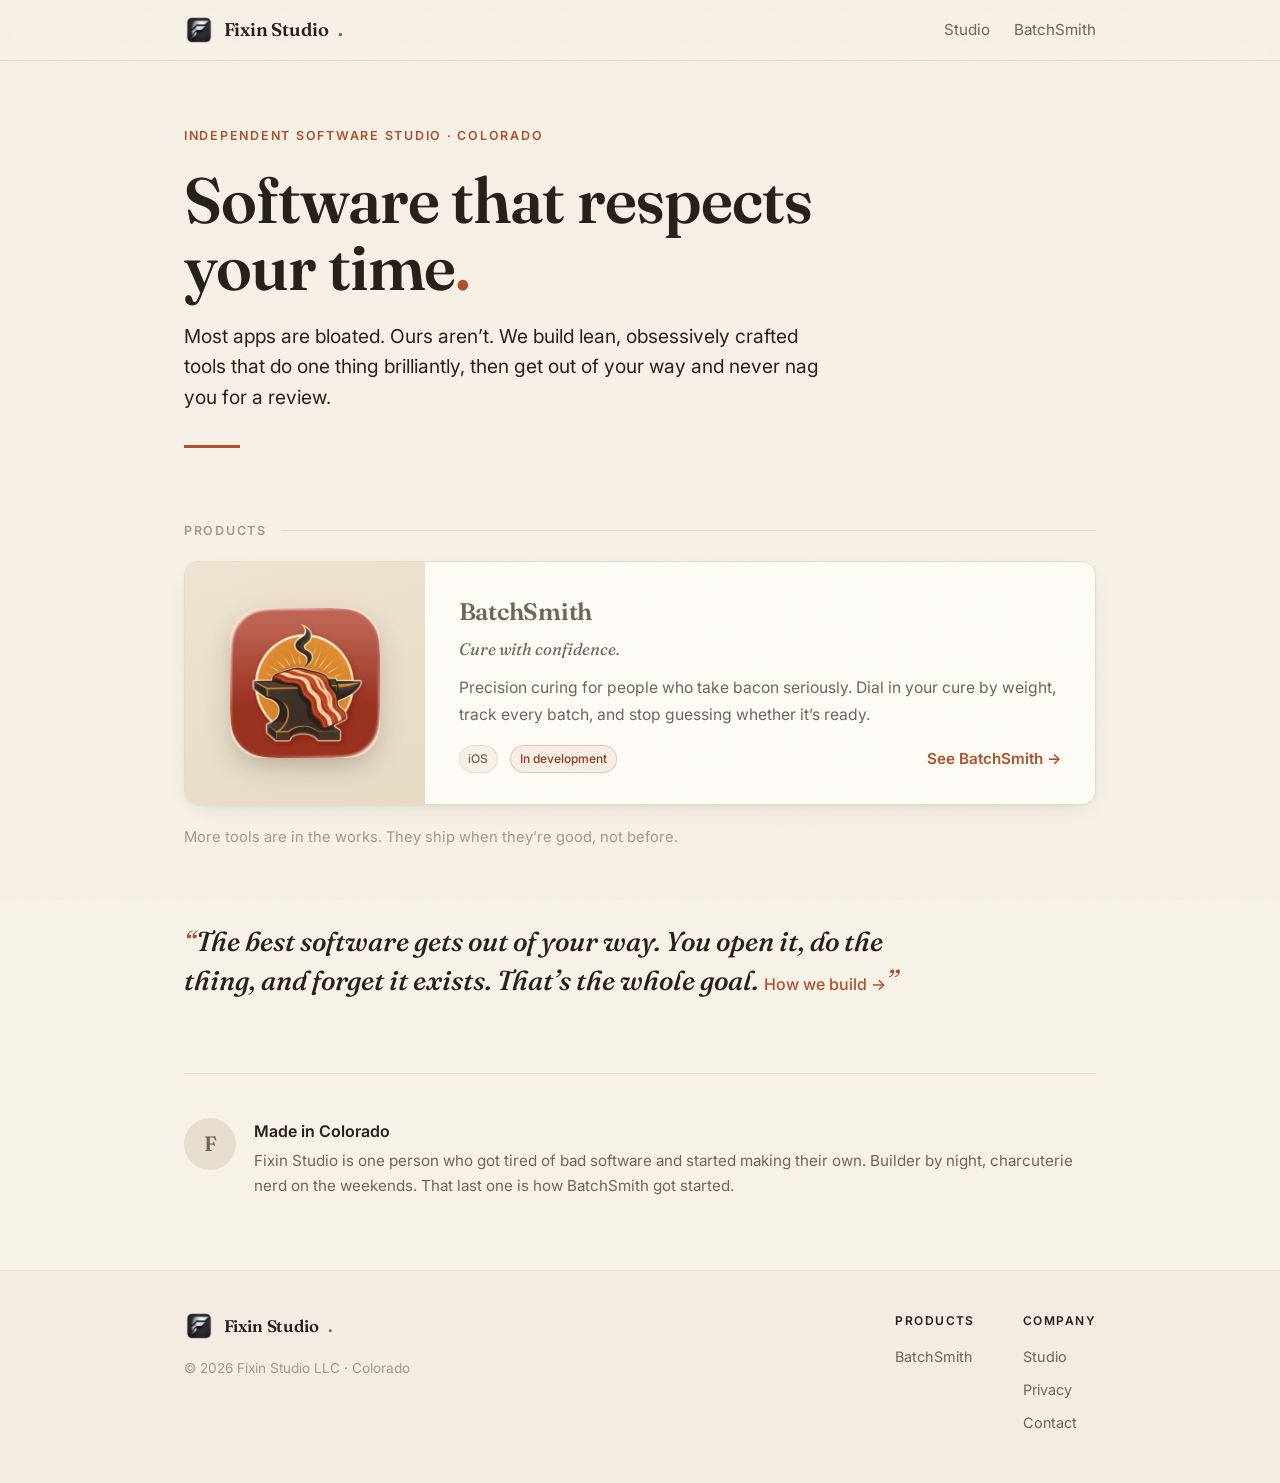
<file: index.html>
<!DOCTYPE html>
<html lang="en">
<head>
  <meta charset="utf-8">
  <meta name="viewport" content="width=device-width, initial-scale=1">
  <title>Fixin Studio</title>
  <meta name="description" content="An independent software studio. We build practical, polished tools for people who make things.">
  <meta property="og:title" content="Fixin Studio">
  <meta property="og:description" content="An independent software studio. We build practical, polished tools for people who make things.">
  <meta property="og:image" content="https://fixinstudio.com/img/og.jpg">
  <meta property="og:url" content="https://fixinstudio.com/">
  <meta property="og:type" content="website">
  <meta name="theme-color" content="#f7f2e8">
  <link rel="icon" type="image/png" sizes="32x32" href="/img/favicon-32.png">
  <link rel="apple-touch-icon" href="/img/apple-touch-icon.png">
  <link rel="preconnect" href="https://fonts.googleapis.com">
  <link rel="preconnect" href="https://fonts.gstatic.com" crossorigin>
  <link href="https://fonts.googleapis.com/css2?family=Fraunces:ital,opsz,wght@0,9..144,500;0,9..144,600;0,9..144,700;1,9..144,500&family=Inter:ital,wght@0,400;0,500;0,600;1,400&display=swap" rel="stylesheet">
  <link rel="stylesheet" href="/style.css?v=2">
</head>
<body class="page-wide">
  <header class="site-header">
    <nav class="nav">
      <a class="wordmark" href="/"><img class="nav-mark" src="/img/mark-64.png" alt="">Fixin Studio<span class="dot">.</span></a>
      <div class="nav-links">
        <a href="/studio/">Studio</a>
        <a href="/batchsmith/">BatchSmith</a>
      </div>
    </nav>
  </header>

  <main>
    <section class="hero measure">
      <p class="eyebrow">Independent software studio &middot; Colorado</p>
      <h1>Software that respects<br>your time<span class="dot">.</span></h1>
      <p class="lead">Most apps are bloated. Ours aren&rsquo;t. We build lean, obsessively crafted tools that do one thing brilliantly, then get out of your way and never nag you for a review.</p>
      <hr class="rule">
    </section>

    <section class="products-section">
      <p class="section-label">Products</p>

      <a class="feature-card" href="/batchsmith/">
        <div class="feature-art">
          <img src="/img/batchsmith-icon-320.png" alt="BatchSmith app icon" width="150" height="150">
        </div>
        <div class="feature-body">
          <p class="feature-name">BatchSmith</p>
          <p class="feature-tagline">Cure with confidence.</p>
          <p class="feature-desc">Precision curing for people who take bacon seriously. Dial in your cure by weight, track every batch, and stop guessing whether it&rsquo;s ready.</p>
          <div class="feature-meta">
            <span class="tag">iOS</span>
            <span class="tag tag--accent">In development</span>
            <span class="feature-cta">See BatchSmith &rarr;</span>
          </div>
        </div>
      </a>

      <p class="workshop-note">More tools are in the works. They ship when they&rsquo;re good, not before.</p>
    </section>

    <div class="philosophy">
      <p>The best software gets out of your way. You open it, do the thing, and forget it exists. That&rsquo;s the whole goal. <a href="/studio/">How we build &rarr;</a></p>
    </div>

    <div class="founder">
      <div class="founder-avatar" aria-hidden="true">F</div>
      <div>
        <div class="founder-name">Made in Colorado</div>
        <p class="founder-bio">Fixin Studio is one person who got tired of bad software and started making their own. Builder by night, charcuterie nerd on the weekends. That last one is how BatchSmith got started.</p>
      </div>
    </div>
  </main>

  <footer class="site-footer">
    <div class="foot">
      <div class="foot-brand">
        <a class="wordmark" href="/"><img class="nav-mark" src="/img/mark-64.png" alt="">Fixin Studio<span class="dot">.</span></a>
        <p class="foot-copy">&copy; 2026 Fixin Studio LLC &middot; Colorado</p>
      </div>
      <div class="foot-cols">
        <div class="foot-col">
          <h4>Products</h4>
          <ul>
            <li><a href="/batchsmith/">BatchSmith</a></li>
          </ul>
        </div>
        <div class="foot-col">
          <h4>Company</h4>
          <ul>
            <li><a href="/studio/">Studio</a></li>
            <li><a href="/privacy/">Privacy</a></li>
            <li><a href="mailto:hello@fixinstudio.com">Contact</a></li>
          </ul>
        </div>
      </div>
    </div>
  </footer>
</body>
</html>
</file>
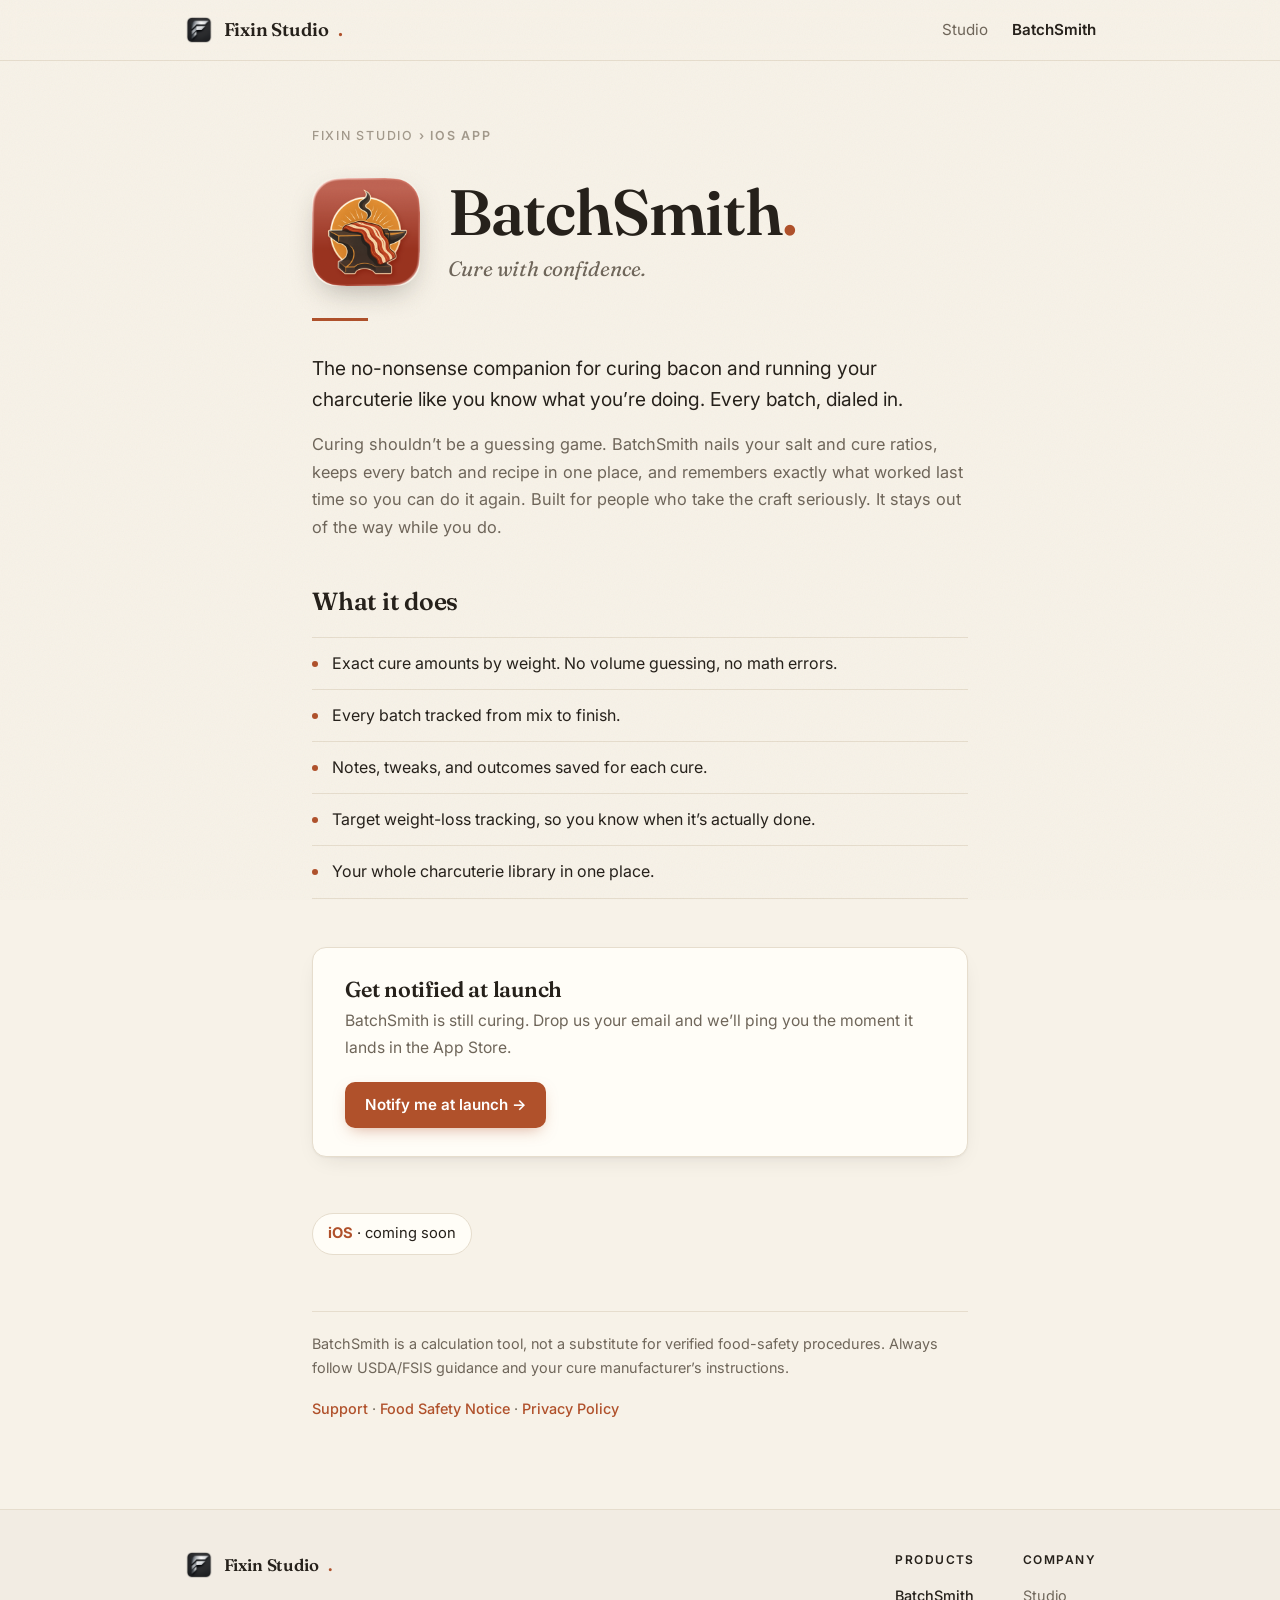
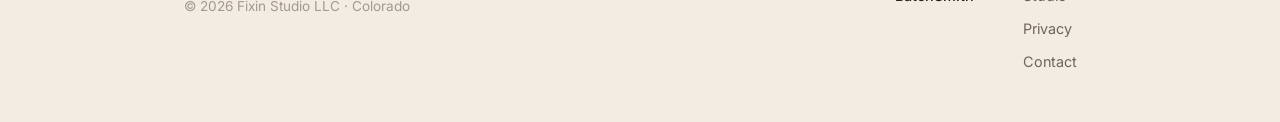
<file: batchsmith/index.html>
<!DOCTYPE html>
<html lang="en">
<head>
  <meta charset="utf-8">
  <meta name="viewport" content="width=device-width, initial-scale=1">
  <title>BatchSmith &middot; Fixin Studio</title>
  <meta name="description" content="BatchSmith: precision curing calculations and recipe management for home charcuterie. Coming soon to iOS from Fixin Studio.">
  <meta property="og:title" content="BatchSmith · Cure with confidence">
  <meta property="og:description" content="Precision curing calculations and recipe management for home charcuterie. Coming soon to iOS.">
  <meta property="og:image" content="https://fixinstudio.com/img/batchsmith-icon-640.png">
  <meta property="og:url" content="https://fixinstudio.com/batchsmith/">
  <meta property="og:type" content="website">
  <meta name="theme-color" content="#f7f2e8">
  <link rel="icon" type="image/png" sizes="32x32" href="/img/favicon-32.png">
  <link rel="apple-touch-icon" href="/img/apple-touch-icon.png">
  <link rel="preconnect" href="https://fonts.googleapis.com">
  <link rel="preconnect" href="https://fonts.gstatic.com" crossorigin>
  <link href="https://fonts.googleapis.com/css2?family=Fraunces:ital,opsz,wght@0,9..144,500;0,9..144,600;0,9..144,700;1,9..144,500&family=Inter:ital,wght@0,400;0,500;0,600;1,400&display=swap" rel="stylesheet">
  <link rel="stylesheet" href="/style.css?v=2">
</head>
<body>
  <header class="site-header">
    <nav class="nav">
      <a class="wordmark" href="/"><img class="nav-mark" src="/img/mark-64.png" alt="">Fixin Studio<span class="dot">.</span></a>
      <div class="nav-links">
        <a href="/studio/">Studio</a>
        <a href="/batchsmith/" aria-current="page">BatchSmith</a>
      </div>
    </nav>
  </header>

  <main>
    <p class="studio-label"><a href="/">Fixin Studio</a> &rsaquo; iOS App</p>

    <div class="product-hero">
      <img class="app-icon" src="/img/batchsmith-icon-320.png" alt="BatchSmith app icon">
      <div>
        <h1>BatchSmith<span class="dot">.</span></h1>
        <p class="tagline">Cure with confidence.</p>
      </div>
    </div>
    <hr class="rule">

    <p class="lead">
      The no-nonsense companion for curing bacon and running your charcuterie like
      you know what you&rsquo;re doing. Every batch, dialed in.
    </p>

    <p>
      Curing shouldn&rsquo;t be a guessing game. BatchSmith nails your salt and cure
      ratios, keeps every batch and recipe in one place, and remembers exactly what
      worked last time so you can do it again. Built for people who take the craft
      seriously. It stays out of the way while you do.
    </p>

    <h2>What it does</h2>
    <ul class="feature-list">
      <li>Exact cure amounts by weight. No volume guessing, no math errors.</li>
      <li>Every batch tracked from mix to finish.</li>
      <li>Notes, tweaks, and outcomes saved for each cure.</li>
      <li>Target weight-loss tracking, so you know when it&rsquo;s actually done.</li>
      <li>Your whole charcuterie library in one place.</li>
    </ul>

    <div class="notify-block">
      <h2>Get notified at launch</h2>
      <p>BatchSmith is still curing. Drop us your email and we&rsquo;ll ping you the moment it lands in the App Store.</p>
      <a class="btn" href="mailto:hello@fixinstudio.com?subject=BatchSmith%20launch%20notification">Notify me at launch &rarr;</a>
    </div>

    <p class="pill"><b>iOS</b> &middot; coming soon</p>

    <p class="safety-note">BatchSmith is a calculation tool, not a substitute for verified food-safety procedures. Always follow USDA/FSIS guidance and your cure manufacturer&rsquo;s instructions.</p>

    <p style="margin-top:1rem;font-size:0.9rem;"><a href="/batchsmith/support/">Support</a> &middot; <a href="/batchsmith/safety/">Food Safety Notice</a> &middot; <a href="/batchsmith/privacy/">Privacy Policy</a></p>
  </main>

  <footer class="site-footer">
    <div class="foot">
      <div class="foot-brand">
        <a class="wordmark" href="/"><img class="nav-mark" src="/img/mark-64.png" alt="">Fixin Studio<span class="dot">.</span></a>
        <p class="foot-copy">&copy; 2026 Fixin Studio LLC &middot; Colorado</p>
      </div>
      <div class="foot-cols">
        <div class="foot-col">
          <h4>Products</h4>
          <ul>
            <li><a href="/batchsmith/" aria-current="page">BatchSmith</a></li>
          </ul>
        </div>
        <div class="foot-col">
          <h4>Company</h4>
          <ul>
            <li><a href="/studio/">Studio</a></li>
            <li><a href="/privacy/">Privacy</a></li>
            <li><a href="mailto:hello@fixinstudio.com">Contact</a></li>
          </ul>
        </div>
      </div>
    </div>
  </footer>
</body>
</html>
</file>
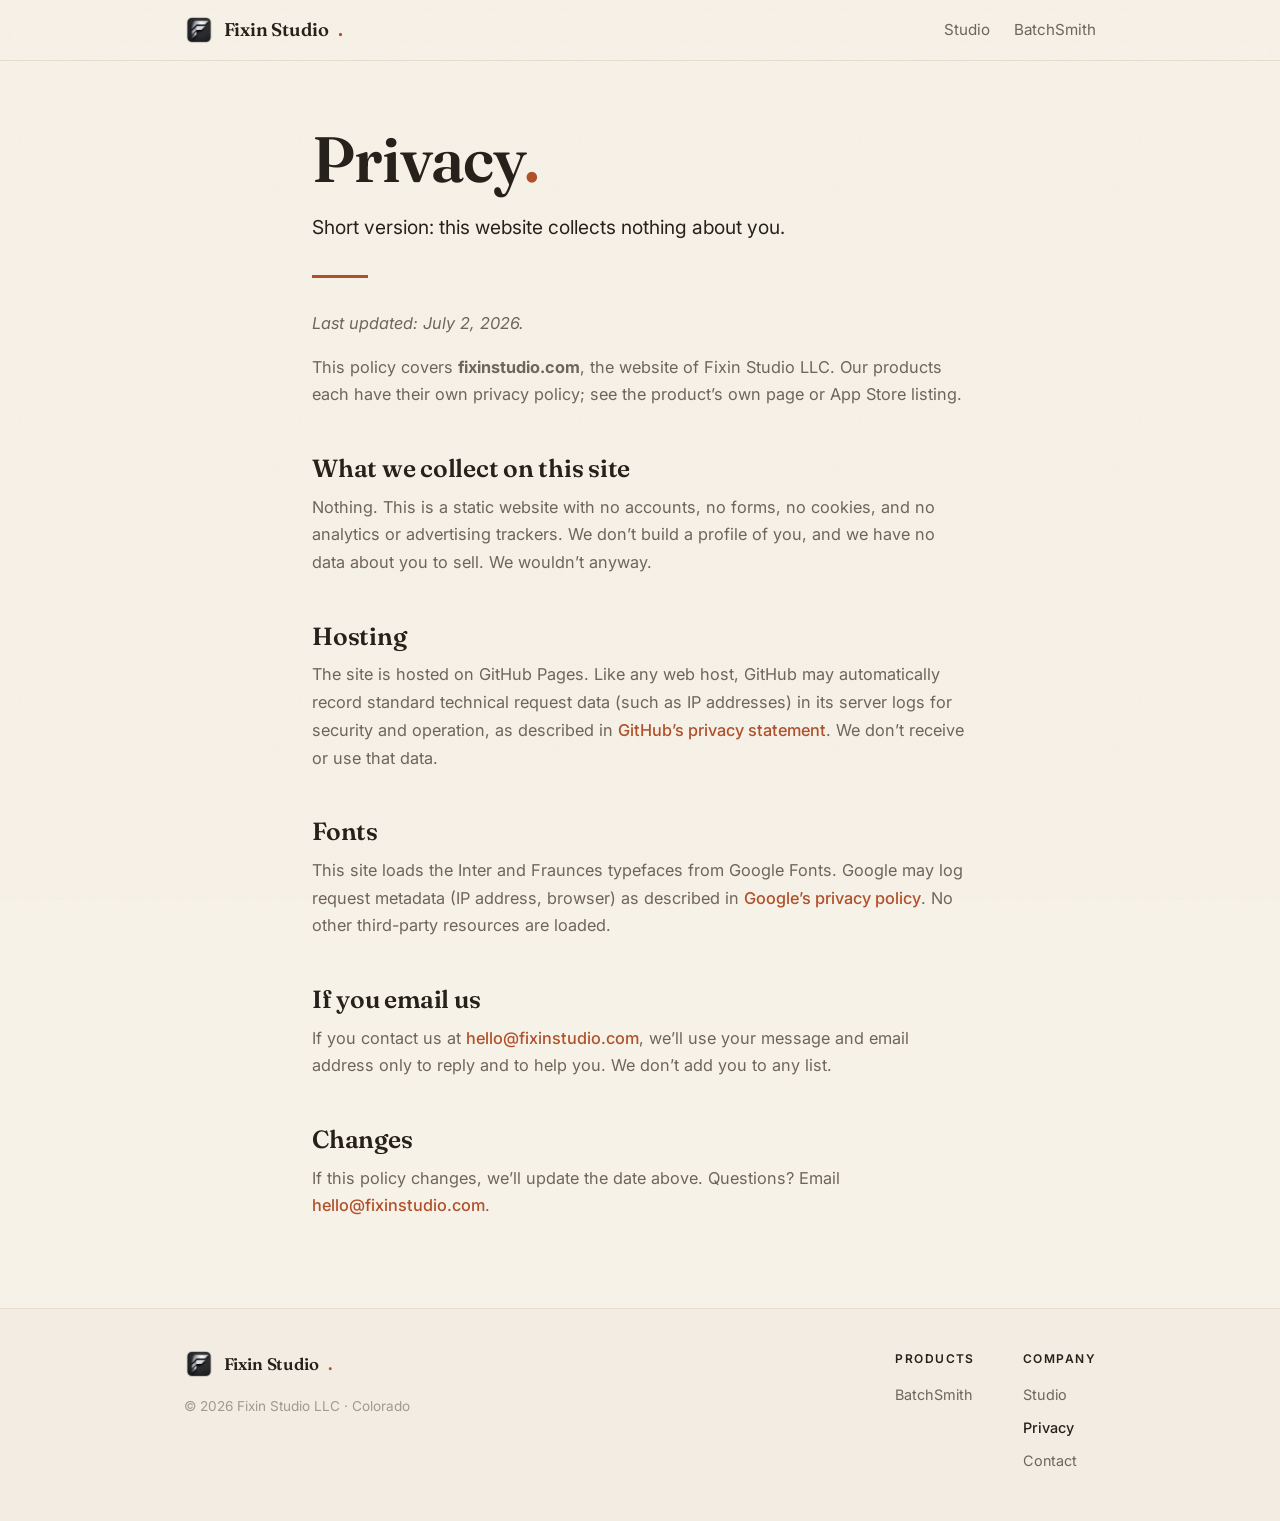
<file: privacy/index.html>
<!DOCTYPE html>
<html lang="en">
<head>
  <meta charset="utf-8">
  <meta name="viewport" content="width=device-width, initial-scale=1">
  <title>Privacy &middot; Fixin Studio</title>
  <meta name="description" content="Fixin Studio's website privacy policy. This site collects no personal data.">
  <meta name="theme-color" content="#f7f2e8">
  <link rel="icon" type="image/png" sizes="32x32" href="/img/favicon-32.png">
  <link rel="apple-touch-icon" href="/img/apple-touch-icon.png">
  <link rel="preconnect" href="https://fonts.googleapis.com">
  <link rel="preconnect" href="https://fonts.gstatic.com" crossorigin>
  <link href="https://fonts.googleapis.com/css2?family=Fraunces:ital,opsz,wght@0,9..144,500;0,9..144,600;0,9..144,700;1,9..144,500&family=Inter:ital,wght@0,400;0,500;0,600;1,400&display=swap" rel="stylesheet">
  <link rel="stylesheet" href="/style.css?v=2">
</head>
<body>
  <header class="site-header">
    <nav class="nav">
      <a class="wordmark" href="/"><img class="nav-mark" src="/img/mark-64.png" alt="">Fixin Studio<span class="dot">.</span></a>
      <div class="nav-links">
        <a href="/studio/">Studio</a>
        <a href="/batchsmith/">BatchSmith</a>
      </div>
    </nav>
  </header>

  <main>
    <h1>Privacy<span class="dot">.</span></h1>
    <p class="lead">Short version: this website collects nothing about you.</p>
    <hr class="rule">

    <p><em>Last updated: July 2, 2026.</em></p>

    <p>
      This policy covers <b>fixinstudio.com</b>, the website of Fixin Studio LLC.
      Our products each have their own privacy policy; see the product&rsquo;s own page
      or App Store listing.
    </p>

    <h2>What we collect on this site</h2>
    <p>
      Nothing. This is a static website with no accounts, no forms, no cookies, and
      no analytics or advertising trackers. We don&rsquo;t build a profile of you, and we
      have no data about you to sell. We wouldn&rsquo;t anyway.
    </p>

    <h2>Hosting</h2>
    <p>
      The site is hosted on GitHub Pages. Like any web host, GitHub may
      automatically record standard technical request data (such as IP addresses)
      in its server logs for security and operation, as described in
      <a href="https://docs.github.com/site-policy/privacy-policies/github-general-privacy-statement" rel="noopener">GitHub&rsquo;s privacy statement</a>.
      We don&rsquo;t receive or use that data.
    </p>

    <h2>Fonts</h2>
    <p>
      This site loads the Inter and Fraunces typefaces from Google Fonts. Google may log request metadata
      (IP address, browser) as described in
      <a href="https://policies.google.com/privacy" rel="noopener">Google&rsquo;s privacy policy</a>.
      No other third-party resources are loaded.
    </p>

    <h2>If you email us</h2>
    <p>
      If you contact us at
      <a href="mailto:hello@fixinstudio.com">hello@fixinstudio.com</a>,
      we&rsquo;ll use your message and email address only to reply and to help you. We
      don&rsquo;t add you to any list.
    </p>

    <h2>Changes</h2>
    <p>
      If this policy changes, we&rsquo;ll update the date above. Questions? Email
      <a href="mailto:hello@fixinstudio.com">hello@fixinstudio.com</a>.
    </p>
  </main>

  <footer class="site-footer">
    <div class="foot">
      <div class="foot-brand">
        <a class="wordmark" href="/"><img class="nav-mark" src="/img/mark-64.png" alt="">Fixin Studio<span class="dot">.</span></a>
        <p class="foot-copy">&copy; 2026 Fixin Studio LLC &middot; Colorado</p>
      </div>
      <div class="foot-cols">
        <div class="foot-col">
          <h4>Products</h4>
          <ul>
            <li><a href="/batchsmith/">BatchSmith</a></li>
          </ul>
        </div>
        <div class="foot-col">
          <h4>Company</h4>
          <ul>
            <li><a href="/studio/">Studio</a></li>
            <li><a href="/privacy/" aria-current="page">Privacy</a></li>
            <li><a href="mailto:hello@fixinstudio.com">Contact</a></li>
          </ul>
        </div>
      </div>
    </div>
  </footer>
</body>
</html>
</file>
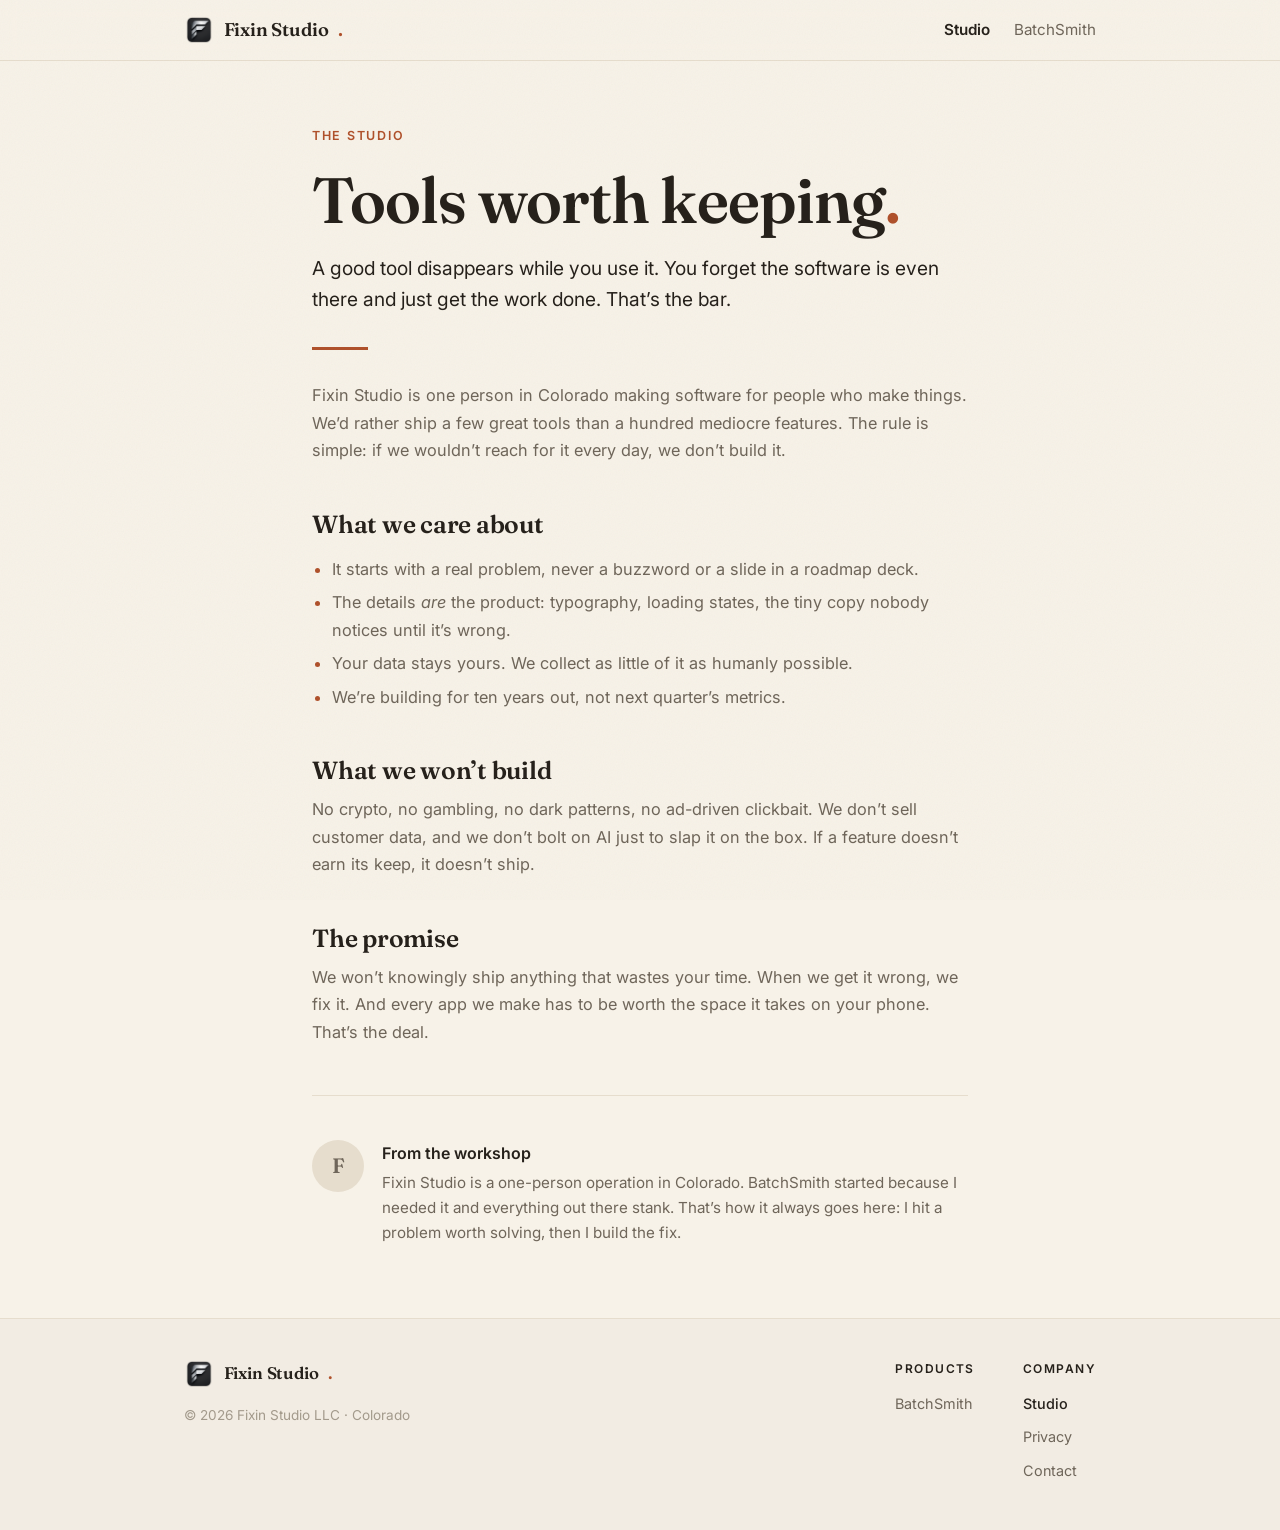
<file: studio/index.html>
<!DOCTYPE html>
<html lang="en">
<head>
  <meta charset="utf-8">
  <meta name="viewport" content="width=device-width, initial-scale=1">
  <title>The Studio &middot; Fixin Studio</title>
  <meta name="description" content="How Fixin Studio thinks and what it builds. An independent software studio focused on practical, well-crafted tools.">
  <meta property="og:title" content="The Studio · Fixin Studio">
  <meta property="og:description" content="How Fixin Studio thinks and what it builds. An independent software studio focused on practical, well-crafted tools.">
  <meta property="og:image" content="https://fixinstudio.com/img/og.jpg">
  <meta property="og:url" content="https://fixinstudio.com/studio/">
  <meta property="og:type" content="website">
  <meta name="theme-color" content="#f7f2e8">
  <link rel="icon" type="image/png" sizes="32x32" href="/img/favicon-32.png">
  <link rel="apple-touch-icon" href="/img/apple-touch-icon.png">
  <link rel="preconnect" href="https://fonts.googleapis.com">
  <link rel="preconnect" href="https://fonts.gstatic.com" crossorigin>
  <link href="https://fonts.googleapis.com/css2?family=Fraunces:ital,opsz,wght@0,9..144,500;0,9..144,600;0,9..144,700;1,9..144,500&family=Inter:ital,wght@0,400;0,500;0,600;1,400&display=swap" rel="stylesheet">
  <link rel="stylesheet" href="/style.css?v=2">
</head>
<body>
  <header class="site-header">
    <nav class="nav">
      <a class="wordmark" href="/"><img class="nav-mark" src="/img/mark-64.png" alt="">Fixin Studio<span class="dot">.</span></a>
      <div class="nav-links">
        <a href="/studio/" aria-current="page">Studio</a>
        <a href="/batchsmith/">BatchSmith</a>
      </div>
    </nav>
  </header>

  <main>
    <p class="eyebrow">The Studio</p>
    <h1>Tools worth keeping<span class="dot">.</span></h1>
    <p class="lead">A good tool disappears while you use it. You forget the software is even there and just get the work done. That&rsquo;s the bar.</p>
    <hr class="rule">

    <p>
      Fixin Studio is one person in Colorado making software for people who make
      things. We&rsquo;d rather ship a few great tools than a hundred mediocre features.
      The rule is simple: if we wouldn&rsquo;t reach for it every day, we don&rsquo;t build it.
    </p>

    <h2>What we care about</h2>
    <ul>
      <li>It starts with a real problem, never a buzzword or a slide in a roadmap deck.</li>
      <li>The details <em>are</em> the product: typography, loading states, the tiny copy nobody notices until it&rsquo;s wrong.</li>
      <li>Your data stays yours. We collect as little of it as humanly possible.</li>
      <li>We&rsquo;re building for ten years out, not next quarter&rsquo;s metrics.</li>
    </ul>

    <h2>What we won&rsquo;t build</h2>
    <p>
      No crypto, no gambling, no dark patterns, no ad-driven clickbait. We don&rsquo;t
      sell customer data, and we don&rsquo;t bolt on AI just to slap it on the box. If a
      feature doesn&rsquo;t earn its keep, it doesn&rsquo;t ship.
    </p>

    <h2>The promise</h2>
    <p>
      We won&rsquo;t knowingly ship anything that wastes your time. When we get it
      wrong, we fix it. And every app we make has to be worth the space it takes on
      your phone. That&rsquo;s the deal.
    </p>

    <div class="founder">
      <div class="founder-avatar" aria-hidden="true">F</div>
      <div>
        <div class="founder-name">From the workshop</div>
        <p class="founder-bio">Fixin Studio is a one-person operation in Colorado. BatchSmith started because I needed it and everything out there stank. That&rsquo;s how it always goes here: I hit a problem worth solving, then I build the fix.</p>
      </div>
    </div>
  </main>

  <footer class="site-footer">
    <div class="foot">
      <div class="foot-brand">
        <a class="wordmark" href="/"><img class="nav-mark" src="/img/mark-64.png" alt="">Fixin Studio<span class="dot">.</span></a>
        <p class="foot-copy">&copy; 2026 Fixin Studio LLC &middot; Colorado</p>
      </div>
      <div class="foot-cols">
        <div class="foot-col">
          <h4>Products</h4>
          <ul>
            <li><a href="/batchsmith/">BatchSmith</a></li>
          </ul>
        </div>
        <div class="foot-col">
          <h4>Company</h4>
          <ul>
            <li><a href="/studio/" aria-current="page">Studio</a></li>
            <li><a href="/privacy/">Privacy</a></li>
            <li><a href="mailto:hello@fixinstudio.com">Contact</a></li>
          </ul>
        </div>
      </div>
    </div>
  </footer>
</body>
</html>
</file>
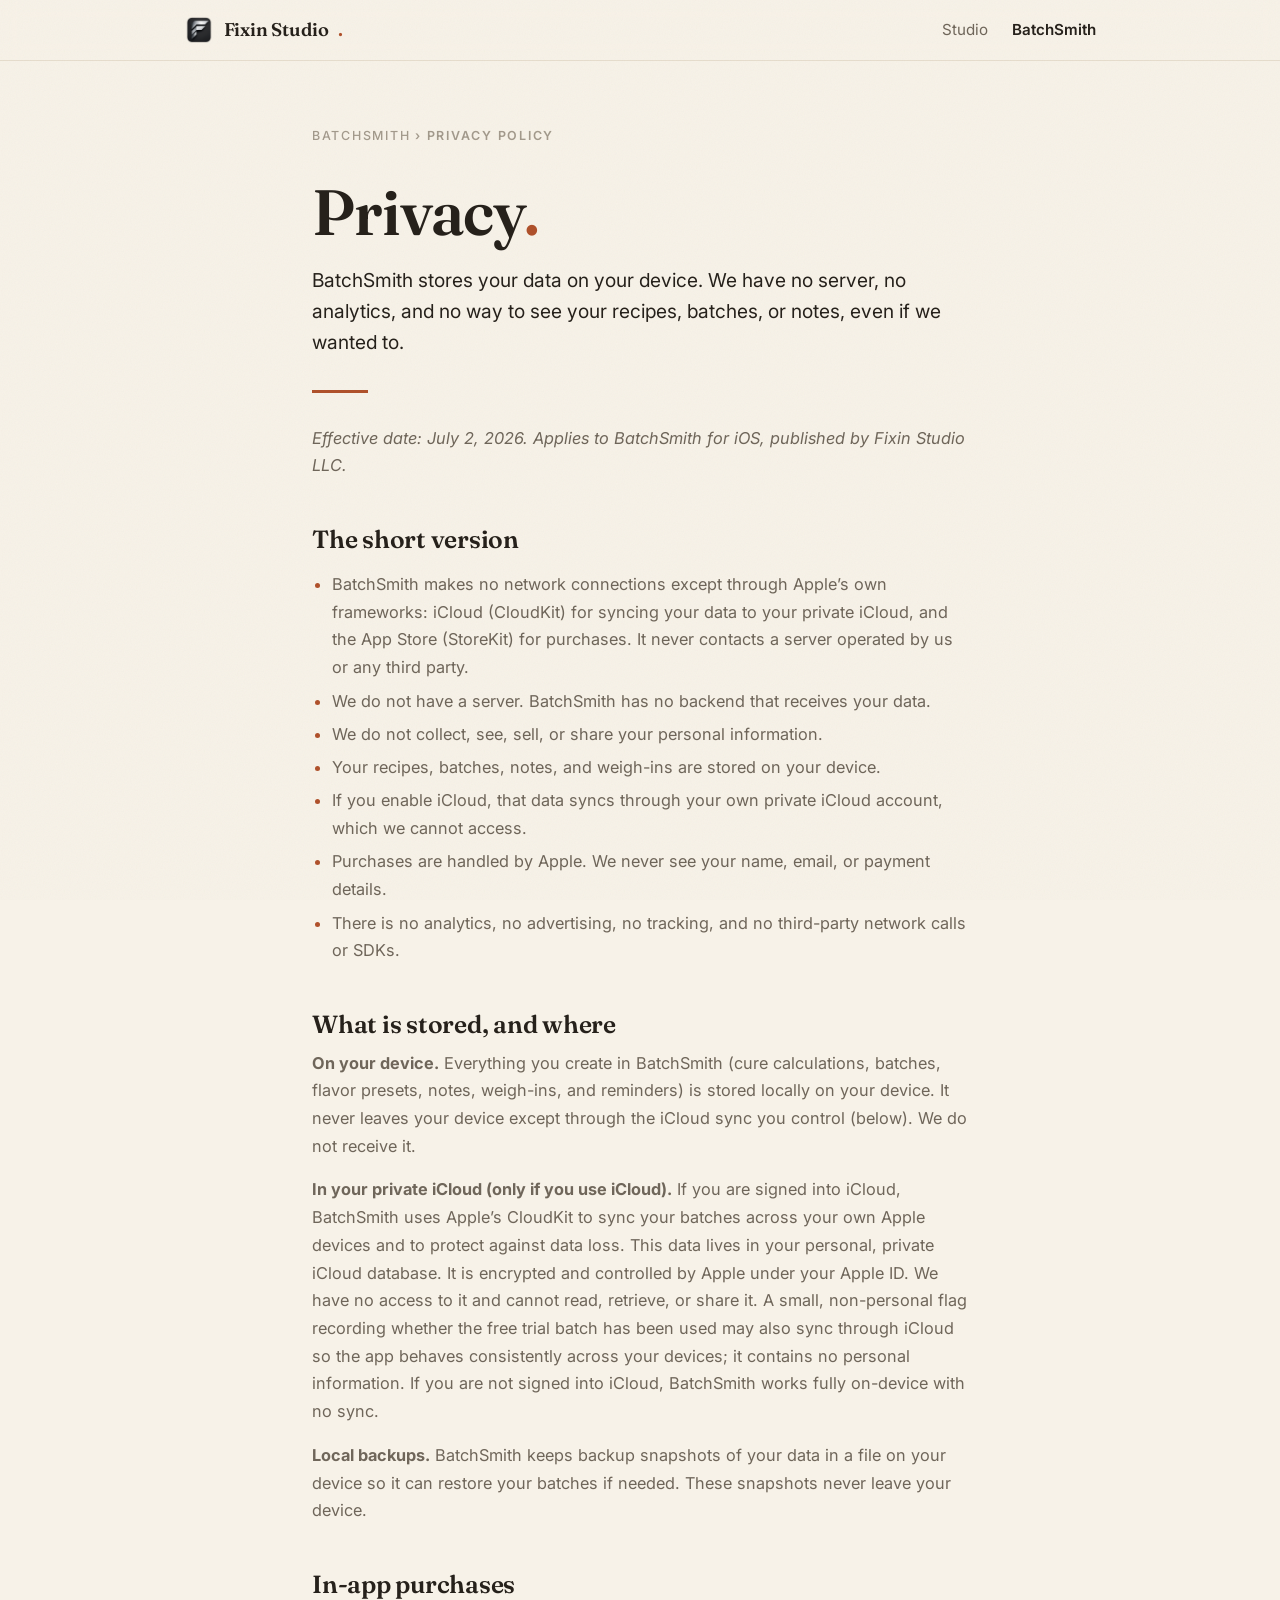
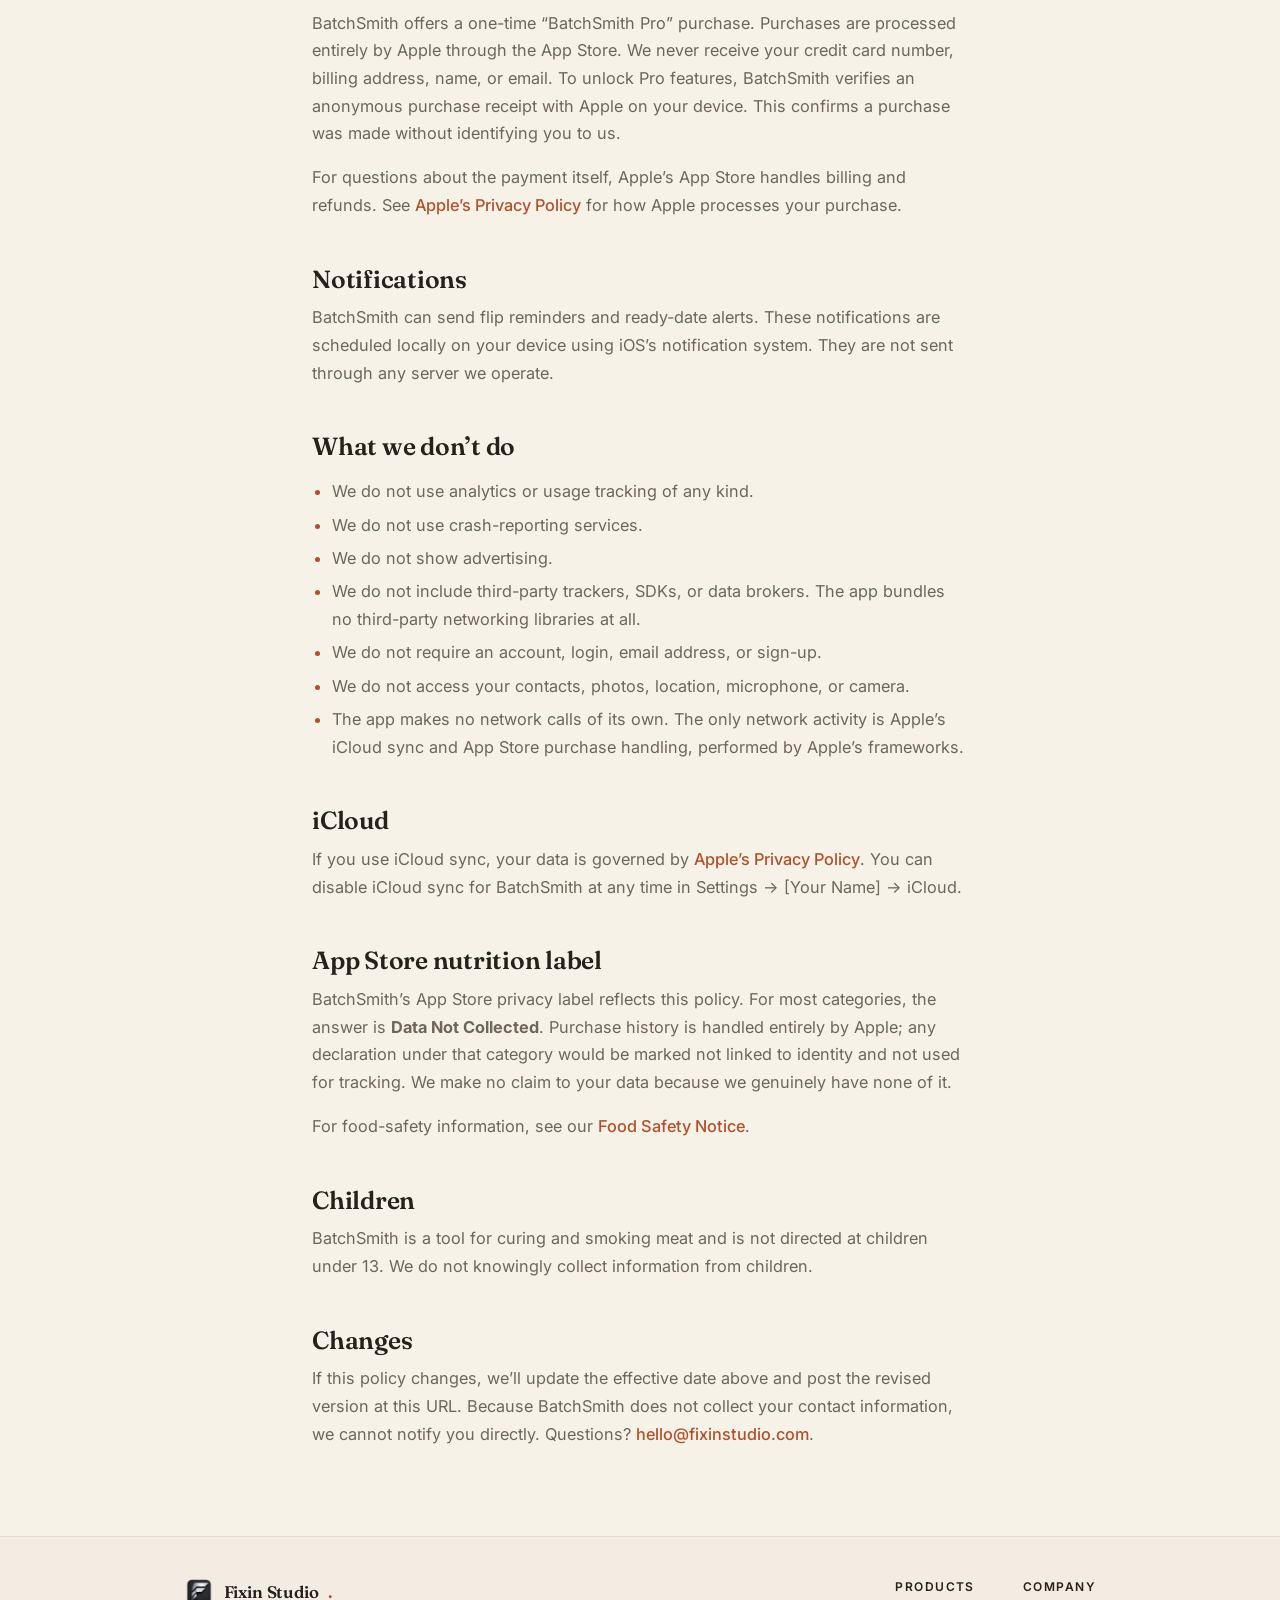
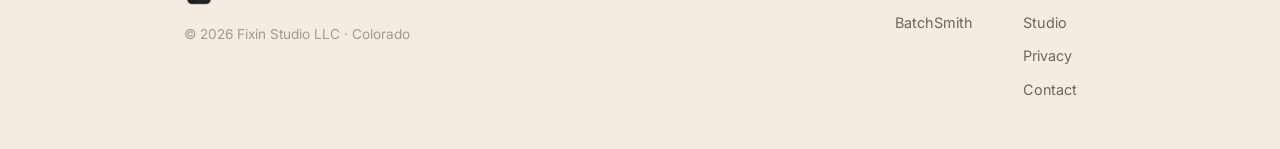
<file: batchsmith/privacy/index.html>
<!DOCTYPE html>
<html lang="en">
<head>
  <meta charset="utf-8">
  <meta name="viewport" content="width=device-width, initial-scale=1">
  <title>BatchSmith Privacy Policy &middot; Fixin Studio</title>
  <meta name="description" content="BatchSmith stores everything on your device. We have no server, no analytics, and no access to your data.">
  <meta name="theme-color" content="#f7f2e8">
  <link rel="icon" type="image/png" sizes="32x32" href="/img/favicon-32.png">
  <link rel="apple-touch-icon" href="/img/apple-touch-icon.png">
  <link rel="preconnect" href="https://fonts.googleapis.com">
  <link rel="preconnect" href="https://fonts.gstatic.com" crossorigin>
  <link href="https://fonts.googleapis.com/css2?family=Fraunces:ital,opsz,wght@0,9..144,500;0,9..144,600;0,9..144,700;1,9..144,500&family=Inter:ital,wght@0,400;0,500;0,600;1,400&display=swap" rel="stylesheet">
  <link rel="stylesheet" href="/style.css?v=2">
</head>
<body>
  <header class="site-header">
    <nav class="nav">
      <a class="wordmark" href="/"><img class="nav-mark" src="/img/mark-64.png" alt="">Fixin Studio<span class="dot">.</span></a>
      <div class="nav-links">
        <a href="/studio/">Studio</a>
        <a href="/batchsmith/" aria-current="page">BatchSmith</a>
      </div>
    </nav>
  </header>

  <main>
    <p class="studio-label"><a href="/batchsmith/">BatchSmith</a> &rsaquo; Privacy Policy</p>

    <h1>Privacy<span class="dot">.</span></h1>
    <p class="lead">BatchSmith stores your data on your device. We have no server, no analytics, and no way to see your recipes, batches, or notes, even if we wanted to.</p>
    <hr class="rule">

    <p><em>Effective date: July 2, 2026. Applies to BatchSmith for iOS, published by Fixin Studio LLC.</em></p>

    <h2>The short version</h2>
    <ul>
      <li>BatchSmith makes no network connections except through Apple&rsquo;s own frameworks: iCloud (CloudKit) for syncing your data to your private iCloud, and the App Store (StoreKit) for purchases. It never contacts a server operated by us or any third party.</li>
      <li>We do not have a server. BatchSmith has no backend that receives your data.</li>
      <li>We do not collect, see, sell, or share your personal information.</li>
      <li>Your recipes, batches, notes, and weigh-ins are stored on your device.</li>
      <li>If you enable iCloud, that data syncs through your own private iCloud account, which we cannot access.</li>
      <li>Purchases are handled by Apple. We never see your name, email, or payment details.</li>
      <li>There is no analytics, no advertising, no tracking, and no third-party network calls or SDKs.</li>
    </ul>

    <h2>What is stored, and where</h2>
    <p><b>On your device.</b> Everything you create in BatchSmith (cure calculations, batches, flavor presets, notes, weigh-ins, and reminders) is stored locally on your device. It never leaves your device except through the iCloud sync you control (below). We do not receive it.</p>

    <p><b>In your private iCloud (only if you use iCloud).</b> If you are signed into iCloud, BatchSmith uses Apple&rsquo;s CloudKit to sync your batches across your own Apple devices and to protect against data loss. This data lives in your personal, private iCloud database. It is encrypted and controlled by Apple under your Apple ID. We have no access to it and cannot read, retrieve, or share it. A small, non-personal flag recording whether the free trial batch has been used may also sync through iCloud so the app behaves consistently across your devices; it contains no personal information. If you are not signed into iCloud, BatchSmith works fully on-device with no sync.</p>

    <p><b>Local backups.</b> BatchSmith keeps backup snapshots of your data in a file on your device so it can restore your batches if needed. These snapshots never leave your device.</p>

    <h2>In-app purchases</h2>
    <p>BatchSmith offers a one-time &ldquo;BatchSmith Pro&rdquo; purchase. Purchases are processed entirely by Apple through the App Store. We never receive your credit card number, billing address, name, or email. To unlock Pro features, BatchSmith verifies an anonymous purchase receipt with Apple on your device. This confirms a purchase was made without identifying you to us.</p>
    <p>For questions about the payment itself, Apple&rsquo;s App Store handles billing and refunds. See <a href="https://www.apple.com/legal/privacy/" rel="noopener">Apple&rsquo;s Privacy Policy</a> for how Apple processes your purchase.</p>

    <h2>Notifications</h2>
    <p>BatchSmith can send flip reminders and ready-date alerts. These notifications are scheduled locally on your device using iOS&rsquo;s notification system. They are not sent through any server we operate.</p>

    <h2>What we don&rsquo;t do</h2>
    <ul>
      <li>We do not use analytics or usage tracking of any kind.</li>
      <li>We do not use crash-reporting services.</li>
      <li>We do not show advertising.</li>
      <li>We do not include third-party trackers, SDKs, or data brokers. The app bundles no third-party networking libraries at all.</li>
      <li>We do not require an account, login, email address, or sign-up.</li>
      <li>We do not access your contacts, photos, location, microphone, or camera.</li>
      <li>The app makes no network calls of its own. The only network activity is Apple&rsquo;s iCloud sync and App Store purchase handling, performed by Apple&rsquo;s frameworks.</li>
    </ul>

    <h2>iCloud</h2>
    <p>If you use iCloud sync, your data is governed by <a href="https://www.apple.com/legal/privacy/" rel="noopener">Apple&rsquo;s Privacy Policy</a>. You can disable iCloud sync for BatchSmith at any time in Settings &rarr; [Your Name] &rarr; iCloud.</p>

    <h2>App Store nutrition label</h2>
    <p>BatchSmith&rsquo;s App Store privacy label reflects this policy. For most categories, the answer is <b>Data Not Collected</b>. Purchase history is handled entirely by Apple; any declaration under that category would be marked not linked to identity and not used for tracking. We make no claim to your data because we genuinely have none of it.</p>

    <p>For food-safety information, see our <a href="/batchsmith/safety/">Food Safety Notice</a>.</p>

    <h2>Children</h2>
    <p>BatchSmith is a tool for curing and smoking meat and is not directed at children under 13. We do not knowingly collect information from children.</p>

    <h2>Changes</h2>
    <p>If this policy changes, we&rsquo;ll update the effective date above and post the revised version at this URL. Because BatchSmith does not collect your contact information, we cannot notify you directly. Questions? <a href="mailto:hello@fixinstudio.com">hello@fixinstudio.com</a>.</p>
  </main>

  <footer class="site-footer">
    <div class="foot">
      <div class="foot-brand">
        <a class="wordmark" href="/"><img class="nav-mark" src="/img/mark-64.png" alt="">Fixin Studio<span class="dot">.</span></a>
        <p class="foot-copy">&copy; 2026 Fixin Studio LLC &middot; Colorado</p>
      </div>
      <div class="foot-cols">
        <div class="foot-col">
          <h4>Products</h4>
          <ul>
            <li><a href="/batchsmith/">BatchSmith</a></li>
          </ul>
        </div>
        <div class="foot-col">
          <h4>Company</h4>
          <ul>
            <li><a href="/studio/">Studio</a></li>
            <li><a href="/privacy/">Privacy</a></li>
            <li><a href="mailto:hello@fixinstudio.com">Contact</a></li>
          </ul>
        </div>
      </div>
    </div>
  </footer>
</body>
</html>
</file>
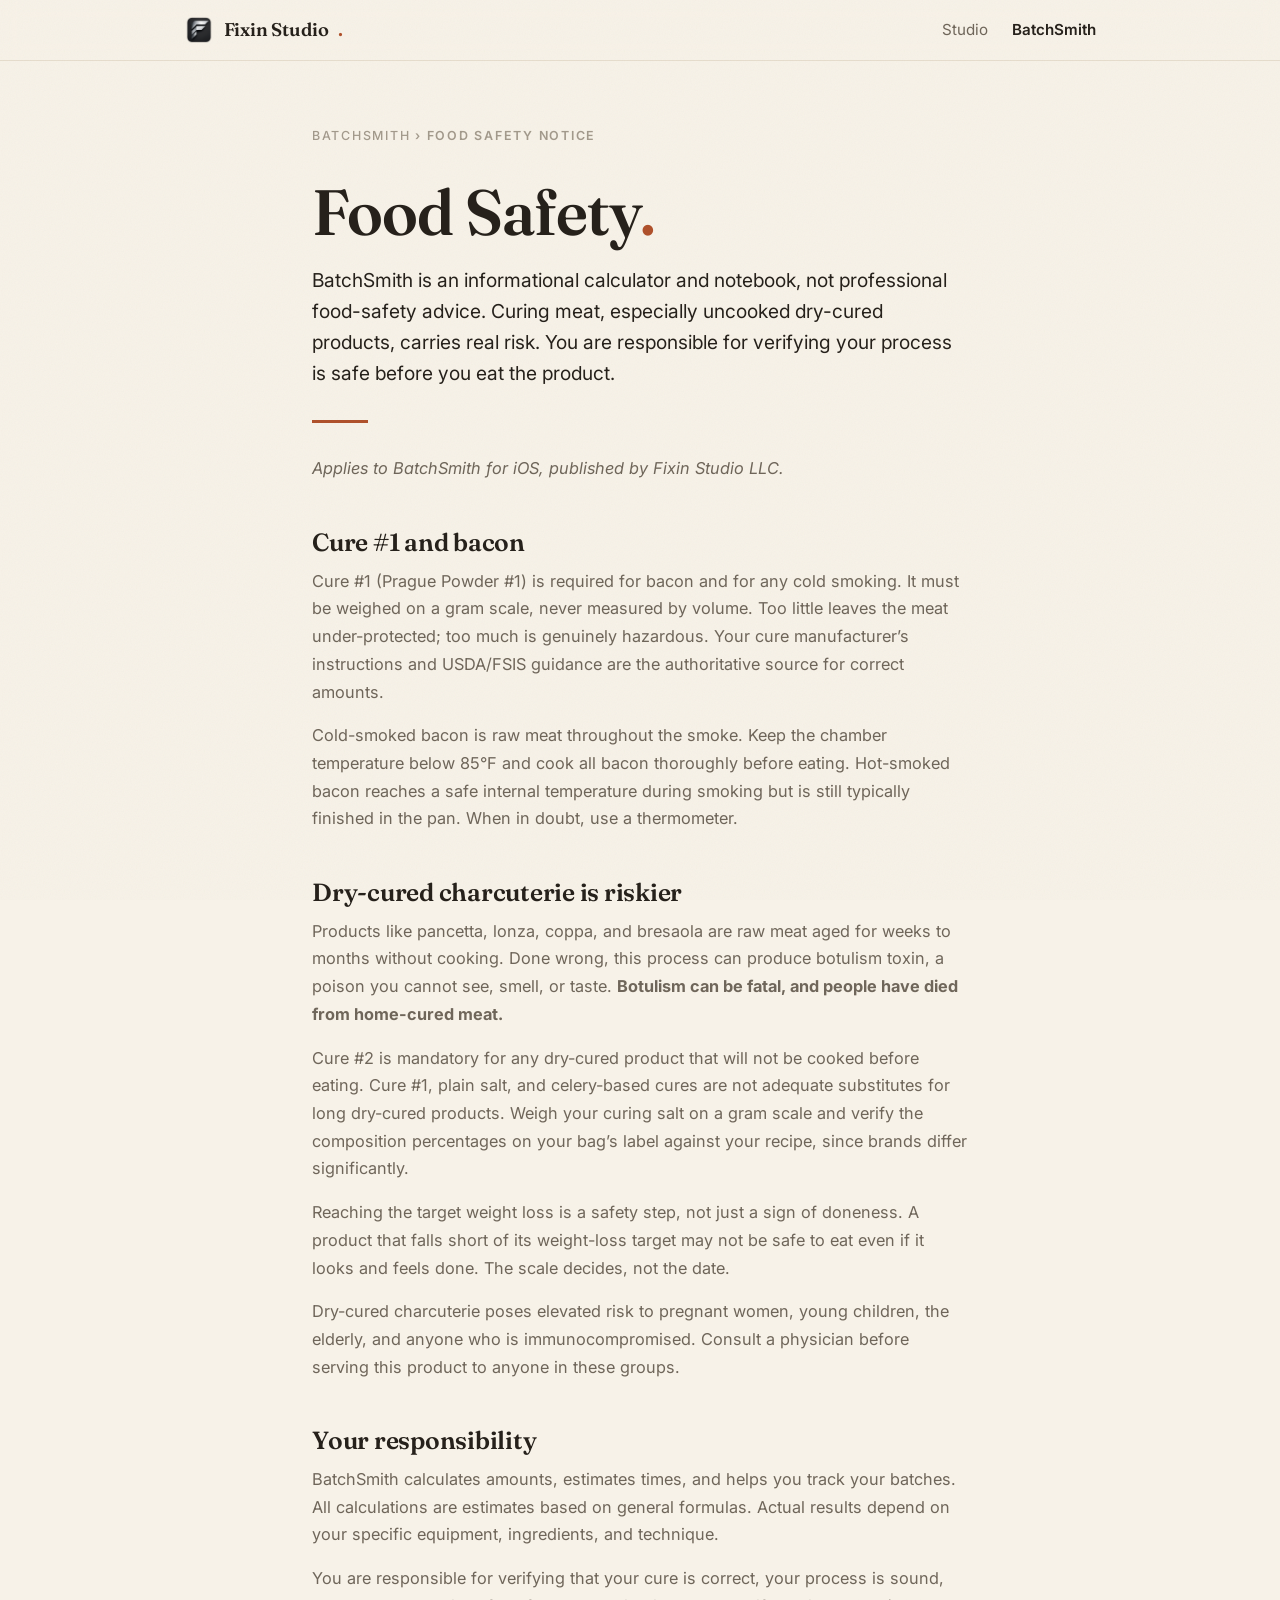
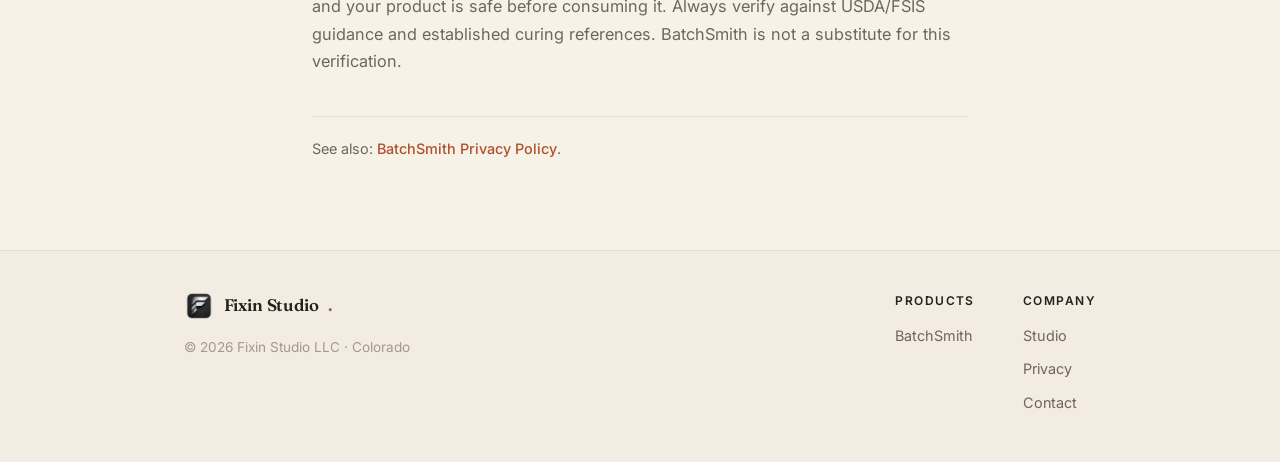
<file: batchsmith/safety/index.html>
<!DOCTYPE html>
<html lang="en">
<head>
  <meta charset="utf-8">
  <meta name="viewport" content="width=device-width, initial-scale=1">
  <title>BatchSmith Food Safety Notice &middot; Fixin Studio</title>
  <meta name="description" content="BatchSmith is an informational tool, not professional food-safety advice. Meat curing carries real risk. Read this notice before you cure.">
  <meta name="theme-color" content="#f7f2e8">
  <link rel="icon" type="image/png" sizes="32x32" href="/img/favicon-32.png">
  <link rel="apple-touch-icon" href="/img/apple-touch-icon.png">
  <link rel="preconnect" href="https://fonts.googleapis.com">
  <link rel="preconnect" href="https://fonts.gstatic.com" crossorigin>
  <link href="https://fonts.googleapis.com/css2?family=Fraunces:ital,opsz,wght@0,9..144,500;0,9..144,600;0,9..144,700;1,9..144,500&family=Inter:ital,wght@0,400;0,500;0,600;1,400&display=swap" rel="stylesheet">
  <link rel="stylesheet" href="/style.css?v=2">
</head>
<body>
  <header class="site-header">
    <nav class="nav">
      <a class="wordmark" href="/"><img class="nav-mark" src="/img/mark-64.png" alt="">Fixin Studio<span class="dot">.</span></a>
      <div class="nav-links">
        <a href="/studio/">Studio</a>
        <a href="/batchsmith/" aria-current="page">BatchSmith</a>
      </div>
    </nav>
  </header>

  <main>
    <p class="studio-label"><a href="/batchsmith/">BatchSmith</a> &rsaquo; Food Safety Notice</p>

    <h1>Food Safety<span class="dot">.</span></h1>
    <p class="lead">BatchSmith is an informational calculator and notebook, not professional food-safety advice. Curing meat, especially uncooked dry-cured products, carries real risk. You are responsible for verifying your process is safe before you eat the product.</p>
    <hr class="rule">

    <p><em>Applies to BatchSmith for iOS, published by Fixin Studio LLC.</em></p>

    <h2>Cure #1 and bacon</h2>
    <p>Cure #1 (Prague Powder #1) is required for bacon and for any cold smoking. It must be weighed on a gram scale, never measured by volume. Too little leaves the meat under-protected; too much is genuinely hazardous. Your cure manufacturer&rsquo;s instructions and USDA/FSIS guidance are the authoritative source for correct amounts.</p>
    <p>Cold-smoked bacon is raw meat throughout the smoke. Keep the chamber temperature below 85&deg;F and cook all bacon thoroughly before eating. Hot-smoked bacon reaches a safe internal temperature during smoking but is still typically finished in the pan. When in doubt, use a thermometer.</p>

    <h2>Dry-cured charcuterie is riskier</h2>
    <p>Products like pancetta, lonza, coppa, and bresaola are raw meat aged for weeks to months without cooking. Done wrong, this process can produce botulism toxin, a poison you cannot see, smell, or taste. <strong>Botulism can be fatal, and people have died from home-cured meat.</strong></p>
    <p>Cure #2 is mandatory for any dry-cured product that will not be cooked before eating. Cure #1, plain salt, and celery-based cures are not adequate substitutes for long dry-cured products. Weigh your curing salt on a gram scale and verify the composition percentages on your bag&rsquo;s label against your recipe, since brands differ significantly.</p>
    <p>Reaching the target weight loss is a safety step, not just a sign of doneness. A product that falls short of its weight-loss target may not be safe to eat even if it looks and feels done. The scale decides, not the date.</p>
    <p>Dry-cured charcuterie poses elevated risk to pregnant women, young children, the elderly, and anyone who is immunocompromised. Consult a physician before serving this product to anyone in these groups.</p>

    <h2>Your responsibility</h2>
    <p>BatchSmith calculates amounts, estimates times, and helps you track your batches. All calculations are estimates based on general formulas. Actual results depend on your specific equipment, ingredients, and technique.</p>
    <p>You are responsible for verifying that your cure is correct, your process is sound, and your product is safe before consuming it. Always verify against USDA/FSIS guidance and established curing references. BatchSmith is not a substitute for this verification.</p>

    <p class="safety-note">See also: <a href="/batchsmith/privacy/">BatchSmith Privacy Policy</a>.</p>
  </main>

  <footer class="site-footer">
    <div class="foot">
      <div class="foot-brand">
        <a class="wordmark" href="/"><img class="nav-mark" src="/img/mark-64.png" alt="">Fixin Studio<span class="dot">.</span></a>
        <p class="foot-copy">&copy; 2026 Fixin Studio LLC &middot; Colorado</p>
      </div>
      <div class="foot-cols">
        <div class="foot-col">
          <h4>Products</h4>
          <ul>
            <li><a href="/batchsmith/">BatchSmith</a></li>
          </ul>
        </div>
        <div class="foot-col">
          <h4>Company</h4>
          <ul>
            <li><a href="/studio/">Studio</a></li>
            <li><a href="/privacy/">Privacy</a></li>
            <li><a href="mailto:hello@fixinstudio.com">Contact</a></li>
          </ul>
        </div>
      </div>
    </div>
  </footer>
</body>
</html>
</file>
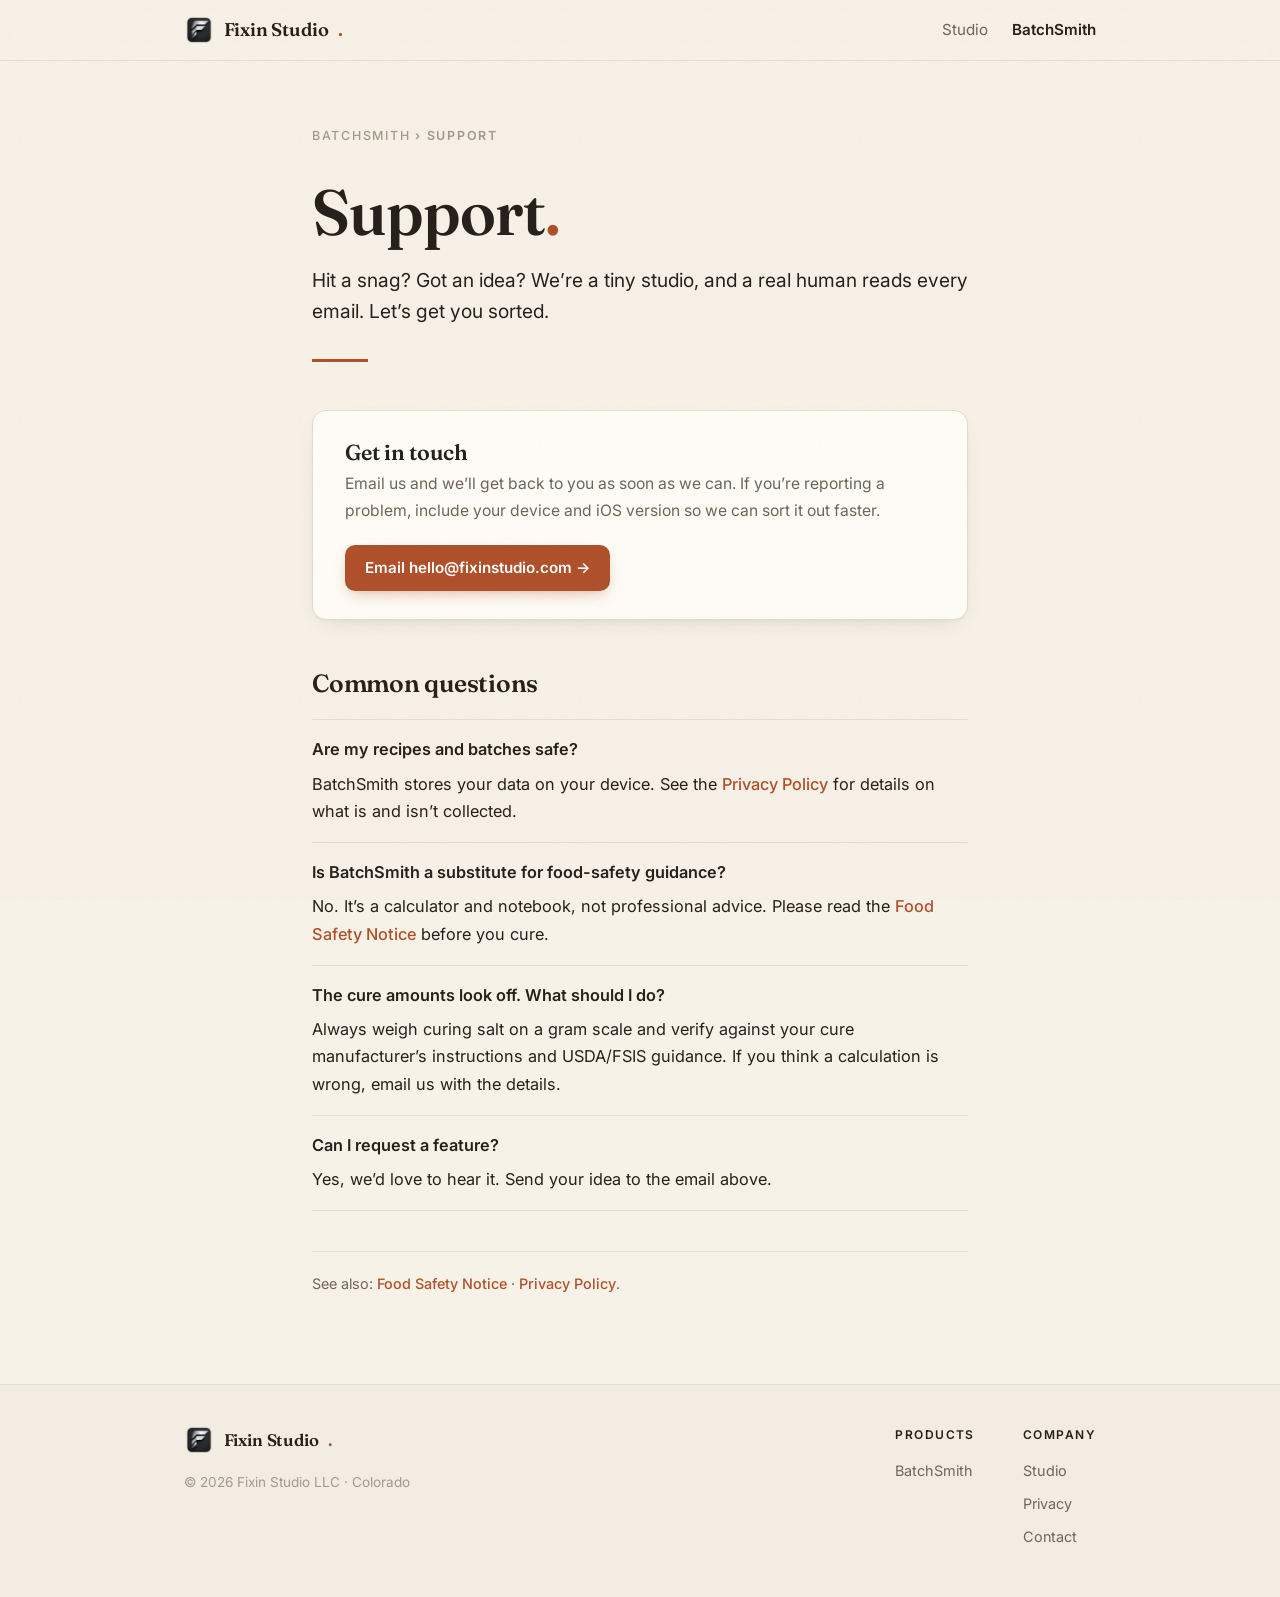
<file: batchsmith/support/index.html>
<!DOCTYPE html>
<html lang="en">
<head>
  <meta charset="utf-8">
  <meta name="viewport" content="width=device-width, initial-scale=1">
  <title>BatchSmith Support &middot; Fixin Studio</title>
  <meta name="description" content="Get help with BatchSmith. Questions, feedback, and support for the iOS curing and charcuterie app from Fixin Studio.">
  <meta name="theme-color" content="#f7f2e8">
  <link rel="icon" type="image/png" sizes="32x32" href="/img/favicon-32.png">
  <link rel="apple-touch-icon" href="/img/apple-touch-icon.png">
  <link rel="preconnect" href="https://fonts.googleapis.com">
  <link rel="preconnect" href="https://fonts.gstatic.com" crossorigin>
  <link href="https://fonts.googleapis.com/css2?family=Fraunces:ital,opsz,wght@0,9..144,500;0,9..144,600;0,9..144,700;1,9..144,500&family=Inter:ital,wght@0,400;0,500;0,600;1,400&display=swap" rel="stylesheet">
  <link rel="stylesheet" href="/style.css?v=2">
  <style>
    .faq { margin: 1.25rem 0 1.5rem; border-top: 1px solid var(--line); }
    .faq-item { padding: 1rem 0; border-bottom: 1px solid var(--line); }
    .faq-q { font-weight: 600; color: var(--ink); margin: 0 0 0.4rem; }
    .faq-a { margin: 0; color: var(--ink); }
  </style>
</head>
<body>
  <header class="site-header">
    <nav class="nav">
      <a class="wordmark" href="/"><img class="nav-mark" src="/img/mark-64.png" alt="">Fixin Studio<span class="dot">.</span></a>
      <div class="nav-links">
        <a href="/studio/">Studio</a>
        <a href="/batchsmith/" aria-current="page">BatchSmith</a>
      </div>
    </nav>
  </header>

  <main>
    <p class="studio-label"><a href="/batchsmith/">BatchSmith</a> &rsaquo; Support</p>

    <h1>Support<span class="dot">.</span></h1>
    <p class="lead">Hit a snag? Got an idea? We&rsquo;re a tiny studio, and a real human reads every email. Let&rsquo;s get you sorted.</p>
    <hr class="rule">

    <div class="notify-block">
      <h2>Get in touch</h2>
      <p>Email us and we&rsquo;ll get back to you as soon as we can. If you&rsquo;re reporting a problem, include your device and iOS version so we can sort it out faster.</p>
      <a class="btn" href="mailto:hello@fixinstudio.com?subject=BatchSmith%20Support">Email hello@fixinstudio.com &rarr;</a>
    </div>

    <h2>Common questions</h2>
    <div class="faq">
      <div class="faq-item">
        <p class="faq-q">Are my recipes and batches safe?</p>
        <p class="faq-a">BatchSmith stores your data on your device. See the <a href="/batchsmith/privacy/">Privacy Policy</a> for details on what is and isn&rsquo;t collected.</p>
      </div>
      <div class="faq-item">
        <p class="faq-q">Is BatchSmith a substitute for food-safety guidance?</p>
        <p class="faq-a">No. It&rsquo;s a calculator and notebook, not professional advice. Please read the <a href="/batchsmith/safety/">Food Safety Notice</a> before you cure.</p>
      </div>
      <div class="faq-item">
        <p class="faq-q">The cure amounts look off. What should I do?</p>
        <p class="faq-a">Always weigh curing salt on a gram scale and verify against your cure manufacturer&rsquo;s instructions and USDA/FSIS guidance. If you think a calculation is wrong, email us with the details.</p>
      </div>
      <div class="faq-item">
        <p class="faq-q">Can I request a feature?</p>
        <p class="faq-a">Yes, we&rsquo;d love to hear it. Send your idea to the email above.</p>
      </div>
    </div>

    <p class="safety-note">See also: <a href="/batchsmith/safety/">Food Safety Notice</a> &middot; <a href="/batchsmith/privacy/">Privacy Policy</a>.</p>
  </main>

  <footer class="site-footer">
    <div class="foot">
      <div class="foot-brand">
        <a class="wordmark" href="/"><img class="nav-mark" src="/img/mark-64.png" alt="">Fixin Studio<span class="dot">.</span></a>
        <p class="foot-copy">&copy; 2026 Fixin Studio LLC &middot; Colorado</p>
      </div>
      <div class="foot-cols">
        <div class="foot-col">
          <h4>Products</h4>
          <ul>
            <li><a href="/batchsmith/">BatchSmith</a></li>
          </ul>
        </div>
        <div class="foot-col">
          <h4>Company</h4>
          <ul>
            <li><a href="/studio/">Studio</a></li>
            <li><a href="/privacy/">Privacy</a></li>
            <li><a href="mailto:hello@fixinstudio.com">Contact</a></li>
          </ul>
        </div>
      </div>
    </div>
  </footer>
</body>
</html>
</file>
<file: style.css>
/* Fixin Studio — warm craft editorial
   Fraunces (display) + Inter (text), warm paper, rust accent, subtle grain. */

:root {
  --ink:            #26211b;
  --muted:          #6f665a;
  --faint:          #a39a8c;
  --line:           #e6ddcd;
  --bg:             #f7f2e8;
  --card:           #fffdf7;
  --accent:         #b0512b;
  --accent-deep:    #8e3d1e;
  --accent-bg:      rgba(176, 81, 43, 0.08);
  --accent-border:  rgba(176, 81, 43, 0.25);
  --maxw:           44rem;
  --maxw-wide:      60rem;
  --radius:         14px;
  --shadow-card:    0 1px 2px rgba(38, 33, 27, 0.04), 0 8px 24px -12px rgba(38, 33, 27, 0.18);
  --font-display:   'Fraunces', Georgia, serif;
  --font-text:      'Inter', -apple-system, BlinkMacSystemFont, "Segoe UI", sans-serif;
}

*, *::before, *::after { box-sizing: border-box; }
html { -webkit-text-size-adjust: 100%; scroll-behavior: smooth; }

body {
  margin: 0;
  background: var(--bg);
  color: var(--ink);
  font-family: var(--font-text);
  -webkit-font-smoothing: antialiased;
  line-height: 1.7;
  display: flex;
  flex-direction: column;
  min-height: 100vh;
  position: relative;
}

/* paper grain */
body::after {
  content: '';
  position: fixed;
  inset: 0;
  pointer-events: none;
  z-index: 1000;
  opacity: 0.05;
  mix-blend-mode: multiply;
  background-image: url("data:image/svg+xml,%3Csvg xmlns='http://www.w3.org/2000/svg' width='140' height='140'%3E%3Cfilter id='n'%3E%3CfeTurbulence type='fractalNoise' baseFrequency='0.85' numOctaves='2' stitchTiles='stitch'/%3E%3C/filter%3E%3Crect width='140' height='140' filter='url(%23n)'/%3E%3C/svg%3E");
}

a { color: var(--accent); text-decoration: none; }
a:hover { color: var(--accent-deep); text-decoration: underline; text-underline-offset: 3px; }
::selection { background: var(--accent); color: #fff; }

/* ── Nav ─────────────────────────────────── */
.site-header {
  border-bottom: 1px solid var(--line);
  position: sticky;
  top: 0;
  z-index: 10;
  background: rgba(247, 242, 232, 0.88);
  backdrop-filter: blur(10px);
  -webkit-backdrop-filter: blur(10px);
}
.nav {
  max-width: var(--maxw-wide);
  margin: 0 auto;
  padding: 0.9rem 1.5rem;
  display: flex;
  align-items: center;
  justify-content: space-between;
  gap: 1rem;
  flex-wrap: wrap;
}
.wordmark {
  display: inline-flex;
  align-items: center;
  gap: 0.6rem;
  font-family: var(--font-display);
  font-weight: 600;
  font-size: 1.15rem;
  letter-spacing: -0.01em;
  color: var(--ink);
}
.wordmark:hover { text-decoration: none; color: var(--ink); }
.nav-mark {
  width: 30px;
  height: 30px;
  border-radius: 8px;
  display: block;
}
.dot { color: var(--accent); }
.nav-links { display: flex; gap: 1.5rem; font-size: 0.95rem; }
.nav-links a { color: var(--muted); }
.nav-links a:hover { color: var(--ink); text-decoration: none; }
.nav-links a[aria-current="page"] { color: var(--ink); font-weight: 600; }

/* ── Layout ──────────────────────────────── */
main {
  flex: 1;
  max-width: var(--maxw);
  margin: 0 auto;
  padding: 4rem 1.5rem 4.5rem;
  width: 100%;
}
.page-wide main { max-width: var(--maxw-wide); }
.measure { max-width: 40rem; }

/* ── Typography ──────────────────────────── */
h1, h2, h3 {
  font-family: var(--font-display);
  font-weight: 600;
  color: var(--ink);
}
h1 {
  font-size: clamp(2.5rem, 6.5vw, 4rem);
  letter-spacing: -0.015em;
  line-height: 1.05;
  margin: 0 0 1.25rem;
}
h2 {
  font-size: 1.55rem;
  letter-spacing: -0.01em;
  line-height: 1.25;
  margin: 2.75rem 0 0.6rem;
}
h3 { font-size: 1.15rem; margin: 1.75rem 0 0.3rem; }
p { color: var(--muted); font-size: 1.02rem; margin: 0 0 1rem; }
.lead { color: var(--ink); font-size: 1.2rem; line-height: 1.6; }
.tagline {
  font-family: var(--font-display);
  font-style: italic;
  font-size: 1.3rem;
  color: var(--muted);
  margin: 0 0 1.75rem;
}
.eyebrow {
  font-size: 0.78rem;
  font-weight: 600;
  letter-spacing: 0.14em;
  text-transform: uppercase;
  color: var(--accent);
  margin: 0 0 1.25rem;
}
.rule { width: 3.5rem; height: 3px; background: var(--accent); border: 0; margin: 2rem 0; }
ul { color: var(--muted); padding-left: 1.25rem; }
li { margin: 0.35rem 0; font-size: 1.02rem; }
li b, li strong { color: var(--ink); }
li::marker { color: var(--accent); }
main p a { font-weight: 500; }

/* ── Section label ───────────────────────── */
.section-label {
  font-size: 0.78rem;
  font-weight: 600;
  letter-spacing: 0.14em;
  text-transform: uppercase;
  color: var(--faint);
  margin: 0 0 1.25rem;
  display: flex;
  align-items: center;
  gap: 0.9rem;
}
.section-label::after { content: ''; flex: 1; height: 1px; background: var(--line); }

/* ── Featured product card ───────────────── */
.products-section { margin: 4.5rem 0 0; }

.feature-card {
  display: grid;
  grid-template-columns: 240px 1fr;
  background: var(--card);
  border: 1px solid var(--line);
  border-radius: var(--radius);
  overflow: hidden;
  color: var(--ink);
  box-shadow: var(--shadow-card);
  transition: transform 0.18s ease, box-shadow 0.18s ease, border-color 0.18s ease;
}
.feature-card:hover {
  text-decoration: none;
  color: var(--ink);
  transform: translateY(-3px);
  border-color: var(--accent-border);
  box-shadow: 0 2px 4px rgba(38, 33, 27, 0.05), 0 18px 40px -16px rgba(38, 33, 27, 0.25);
}
.feature-art {
  background: linear-gradient(160deg, #efe5d3, #e9dcc5);
  display: flex;
  align-items: center;
  justify-content: center;
  padding: 2rem;
}
.feature-art img {
  width: 150px;
  height: 150px;
  border-radius: 32px;
  box-shadow: 0 10px 30px -8px rgba(38, 33, 27, 0.35);
}
.feature-body { padding: 1.9rem 2.1rem; min-width: 0; }
.feature-name {
  font-family: var(--font-display);
  font-weight: 600;
  font-size: 1.5rem;
  letter-spacing: -0.01em;
  margin: 0 0 0.1rem;
}
.feature-tagline {
  font-family: var(--font-display);
  font-style: italic;
  color: var(--muted);
  font-size: 1.05rem;
  margin: 0 0 0.75rem;
}
.feature-desc { color: var(--muted); font-size: 0.98rem; margin: 0 0 1rem; }
.feature-meta { display: flex; align-items: center; gap: 0.75rem; flex-wrap: wrap; }
.feature-cta {
  font-weight: 600;
  font-size: 0.95rem;
  color: var(--accent);
  margin-left: auto;
  white-space: nowrap;
}
.feature-card:hover .feature-cta { color: var(--accent-deep); }

.tag {
  font-size: 0.75rem;
  font-weight: 500;
  padding: 0.2rem 0.55rem;
  border-radius: 999px;
  border: 1px solid var(--line);
  color: var(--muted);
  background: var(--bg);
}
.tag--accent {
  color: var(--accent-deep);
  border-color: var(--accent-border);
  background: var(--accent-bg);
}

.workshop-note {
  margin: 1.25rem 0 0;
  font-size: 0.92rem;
  color: var(--faint);
}

/* ── Philosophy / pull quote ─────────────── */
.philosophy { margin: 4.5rem 0; }
.philosophy p {
  font-family: var(--font-display);
  font-style: italic;
  font-weight: 500;
  font-size: clamp(1.35rem, 2.6vw, 1.7rem);
  line-height: 1.45;
  color: var(--ink);
  margin: 0;
  max-width: 46rem;
}
.philosophy p::before { content: '“'; color: var(--accent); }
.philosophy p::after { content: '”'; color: var(--accent); }
.philosophy a { font-style: normal; font-family: var(--font-text); font-size: 1rem; font-weight: 500; white-space: nowrap; }

/* ── Founder ─────────────────────────────── */
.founder {
  display: flex;
  align-items: flex-start;
  gap: 1.1rem;
  margin: 3rem 0 0;
  padding-top: 2.75rem;
  border-top: 1px solid var(--line);
}
.founder-avatar {
  width: 52px;
  height: 52px;
  border-radius: 50%;
  background: var(--line);
  color: var(--muted);
  font-family: var(--font-display);
  font-weight: 600;
  font-size: 1.3rem;
  display: flex;
  align-items: center;
  justify-content: center;
  flex-shrink: 0;
  overflow: hidden;
}
.founder-avatar img { width: 100%; height: 100%; object-fit: cover; }
.founder-name { font-weight: 600; font-size: 1rem; margin: 0 0 0.2rem; color: var(--ink); }
.founder-bio { color: var(--muted); font-size: 0.95rem; margin: 0; line-height: 1.65; }

/* ── Pill ────────────────────────────────── */
.pill {
  display: inline-block;
  font-size: 0.92rem;
  color: var(--ink);
  border: 1px solid var(--line);
  background: var(--card);
  padding: 0.45rem 0.95rem;
  border-radius: 999px;
  margin-top: 0.5rem;
}
.pill b { color: var(--accent); }

/* ── Product page hero ───────────────────── */
.product-hero {
  display: flex;
  align-items: center;
  gap: 1.75rem;
  margin: 0.5rem 0 1.5rem;
}
.app-icon {
  width: 108px;
  height: 108px;
  border-radius: 24px;
  display: block;
  flex-shrink: 0;
  box-shadow: 0 12px 30px -10px rgba(38, 33, 27, 0.35);
}
.product-hero h1 { margin: 0 0 0.35rem; }
.product-hero .tagline { margin: 0; }

/* ── Studio label (breadcrumb) ───────────── */
.studio-label {
  font-size: 0.78rem;
  font-weight: 600;
  letter-spacing: 0.14em;
  text-transform: uppercase;
  color: var(--faint);
  margin: 0 0 2rem;
}
.studio-label a { color: var(--faint); }
.studio-label a:hover { color: var(--ink); text-decoration: none; }

/* ── Feature list ────────────────────────── */
.feature-list {
  list-style: none;
  padding: 0;
  margin: 1.25rem 0 1.5rem;
}
.feature-list li {
  display: flex;
  align-items: baseline;
  gap: 0.85rem;
  padding: 0.75rem 0;
  border-bottom: 1px solid var(--line);
  color: var(--ink);
  font-size: 1rem;
  margin: 0;
}
.feature-list li:first-child { border-top: 1px solid var(--line); }
.feature-list li::before {
  content: '';
  width: 6px;
  height: 6px;
  border-radius: 50%;
  background: var(--accent);
  flex-shrink: 0;
  transform: translateY(-2px);
}

/* ── Notify / CTA block ──────────────────── */
.notify-block {
  margin: 3rem 0;
  padding: 1.75rem 2rem;
  background: var(--card);
  border: 1px solid var(--line);
  border-radius: var(--radius);
  box-shadow: var(--shadow-card);
}
.notify-block h2 { font-size: 1.35rem; margin: 0 0 0.35rem; }
.notify-block p { margin: 0 0 1.25rem; font-size: 0.98rem; }
.btn {
  display: inline-block;
  padding: 0.65rem 1.25rem;
  background: var(--accent);
  color: #fff;
  border-radius: 10px;
  font-weight: 600;
  font-size: 0.95rem;
  text-decoration: none;
  box-shadow: 0 6px 16px -6px rgba(176, 81, 43, 0.5);
  transition: background 0.15s ease, transform 0.15s ease;
}
.btn:hover {
  background: var(--accent-deep);
  color: #fff;
  text-decoration: none;
  transform: translateY(-1px);
}

/* ── Safety note ─────────────────────────── */
.safety-note {
  font-size: 0.9rem;
  color: var(--muted);
  border-top: 1px solid var(--line);
  padding-top: 1.25rem;
  margin-top: 2.5rem;
}

/* ── Footer ──────────────────────────────── */
.site-footer {
  border-top: 1px solid var(--line);
  font-size: 0.9rem;
  background: rgba(38, 33, 27, 0.025);
}
.foot {
  max-width: var(--maxw-wide);
  margin: 0 auto;
  padding: 2.5rem 1.5rem;
  display: flex;
  justify-content: space-between;
  align-items: flex-start;
  gap: 2rem;
  flex-wrap: wrap;
}
.foot-brand .wordmark { font-size: 1.05rem; }
.foot-copy { color: var(--faint); font-size: 0.85rem; margin-top: 0.5rem; }
.foot-cols { display: flex; gap: 3rem; }
.foot-col h4 {
  font-size: 0.75rem;
  font-weight: 600;
  letter-spacing: 0.12em;
  text-transform: uppercase;
  color: var(--ink);
  margin: 0 0 0.7rem;
}
.foot-col ul { list-style: none; padding: 0; margin: 0; }
.foot-col li { margin: 0.35rem 0; }
.foot-col a { color: var(--muted); font-size: 0.9rem; }
.foot-col a:hover { color: var(--ink); text-decoration: none; }
.foot-col a[aria-current="page"] { color: var(--ink); font-weight: 500; }

/* ── Responsive ──────────────────────────── */
@media (max-width: 44rem) {
  main { padding: 2.75rem 1.25rem 3.5rem; }
  .feature-card { grid-template-columns: 1fr; }
  .feature-art { padding: 1.75rem; }
  .feature-art img { width: 110px; height: 110px; border-radius: 24px; }
  .feature-body { padding: 1.4rem 1.5rem 1.6rem; }
  .feature-cta { margin-left: 0; width: 100%; margin-top: 0.35rem; }
  .product-hero { flex-direction: column; align-items: flex-start; gap: 1.25rem; }
  .foot { flex-direction: column; gap: 1.75rem; }
  .foot-cols { gap: 2rem; }
}

@media (prefers-reduced-motion: reduce) {
  html { scroll-behavior: auto; }
  *, *::before, *::after { transition: none !important; }
}
</file>
